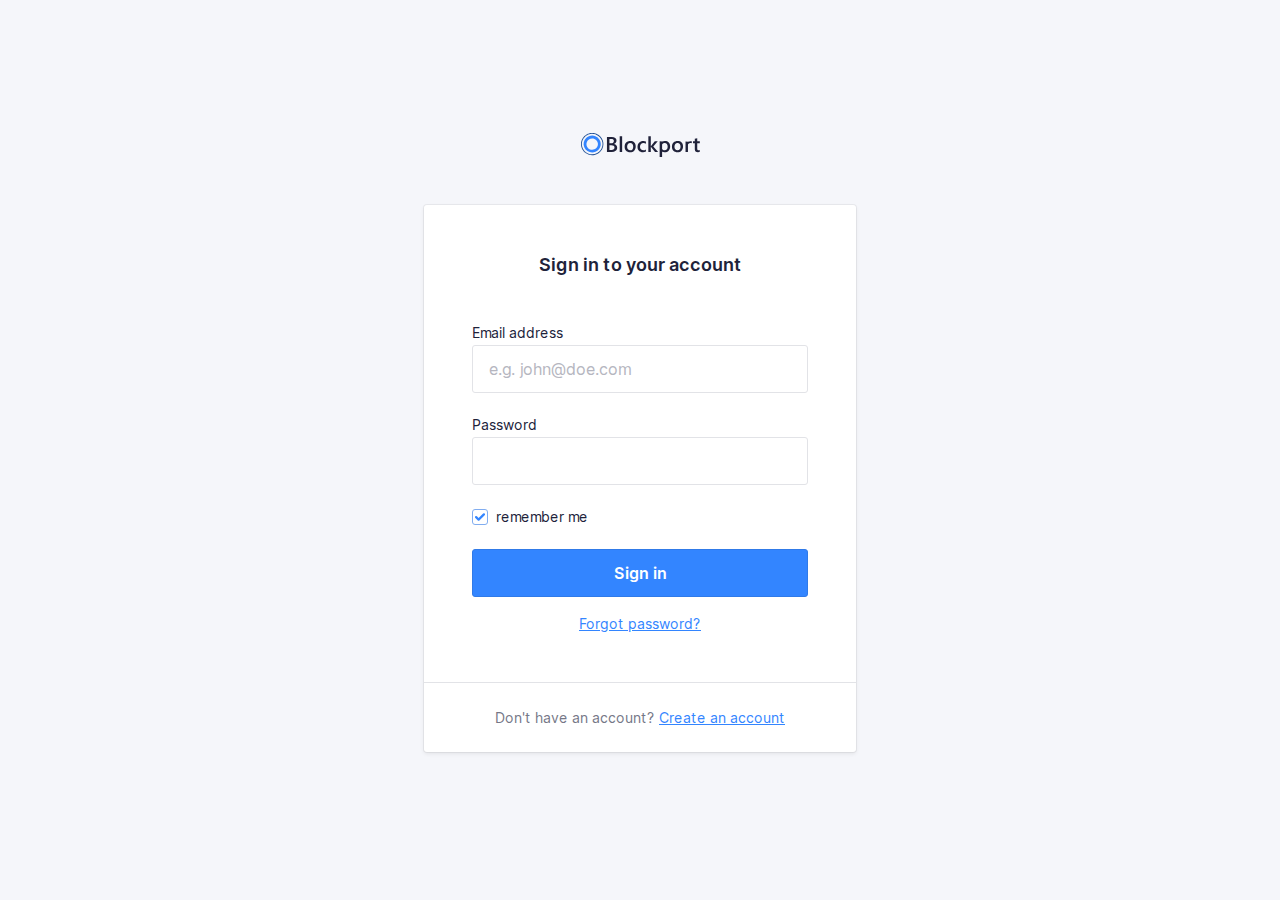
<file: index.html>
<!DOCTYPE html>
<html lang="en">
	<head>
		<meta charset="utf-8" />
		<meta http-equiv="x-ua-compatible" content="ie=edge" />
		<title>Blockport - Sign in</title>
		<meta name="description" content="This is my HTML5 boilerplate." />
		<meta name="viewport" content="width=device-width, initial-scale=1.0" />
		<meta name="theme-color" content="#e85e00" />

		<link rel="icon" href="favicon.svg" />
		<link rel="apple-touch-icon" href="apple-touch-icon.png" />
		<link rel="manifest" href="manifest.json" />

		<link rel="stylesheet" href="css/normalize.css" />
		<link rel="stylesheet" href="css/screen.css" />
	</head>

	<body>
		<section class="o-row o-row--lg o-row--login">
			<div class="o-container u-max-width-xs">
				<h1 class="c-logo">
					<svg
						class="c-logo__symbol"
						viewBox="0 0 119 24"
						xmlns="http://www.w3.org/2000/svg"
					>
						<title>Blockport</title>
						<path
							class="c-logo__path c-logo__path--1"
							d="M25.9496128,18.9917356 L25.9496128,4.04231406 L30.7396633,4.04231406 C32.19945,4.04231406 33.3560606,4.35834712 34.2094949,4.99041321 C35.0252057,5.55089835 35.5052521,6.4769114 35.4896465,7.4598347 C35.5056187,8.25676883 35.2485893,9.03557965 34.7604209,9.6694215 C34.2511175,10.3119823 33.5500641,10.7791057 32.7570539,11.0042975 L32.7570539,11.0459504 C33.6957957,11.1207168 34.5764055,11.5260387 35.2392256,12.1884297 C35.8602694,12.8310744 36.1707912,13.6667769 36.1707912,14.6955372 C36.1979832,15.9155062 35.6268682,17.0730015 34.6382155,17.8016529 C33.6205051,18.5950413 32.3363468,18.9917356 30.7857407,18.9917356 L25.9496128,18.9917356 Z M41.1511616,18.9918689 L38.6990404,18.9918689 L38.6990404,3.18727869 L41.1511616,3.18727869 L41.1511616,18.9918689 Z M49.1105387,19.2396694 C47.4477441,19.2396694 46.1195118,18.741157 45.1258418,17.7441322 C44.1321717,16.7471074 43.6360046,15.4247934 43.6373401,13.7771901 C43.6373401,11.9841322 44.1548767,10.5838017 45.1899495,9.57619833 C46.2250223,8.56859504 47.6200337,8.06479338 49.3749832,8.06479338 C51.0591469,8.06479338 52.3720202,8.55471073 53.3136027,9.53454547 C54.2551852,10.5143802 54.7226376,11.8730579 54.7159596,13.6105785 C54.7159596,15.313719 54.2091077,16.677686 53.195404,17.7024794 C52.1817003,18.7272727 50.8200787,19.2396694 49.1105387,19.2396694 Z M64.9231145,18.4998347 C63.986548,19.011405 62.9292595,19.2667693 61.8599663,19.2396694 C60.2572727,19.2396694 58.9657689,18.7444628 57.9854545,17.7540496 C57.0051402,16.7636364 56.5136477,15.4796694 56.5109764,13.9021488 C56.5109764,12.1434711 57.0385299,10.7312397 58.0936364,9.66545453 C59.1487429,8.59966942 60.5611166,8.0661157 62.3307576,8.06479338 C63.2258904,8.04636779 64.1144193,8.22027864 64.9351347,8.57454547 L64.9351347,10.8277686 C64.2490961,10.2941313 63.4035149,10.0011171 62.5310943,9.99471073 C61.5738178,9.96365776 60.6492491,10.3415166 59.9928283,11.0320661 C59.3330526,11.7236364 59.003165,12.6287603 59.003165,13.747438 C59.003165,14.8661157 59.3136869,15.7381818 59.9347306,16.3636364 C60.5557744,17.0023141 61.3891751,17.3216529 62.4349327,17.3216529 C63.3470917,17.3090469 64.2260005,16.9806241 64.9191077,16.3933884 L64.9191077,18.4998347 L64.9231145,18.4998347 Z M77.1256229,18.9918689 L74.0304209,18.9918689 L69.8393771,13.8605902 L69.7973064,13.8605902 L69.7973064,18.9918689 L67.3451852,18.9918689 L67.3451852,3.18727869 L69.7973064,3.18727869 L69.7973064,13.2039344 L69.8393771,13.2039344 L73.7980303,8.31462295 L76.7349663,8.31462295 L72.2814815,13.4718689 L77.1256229,18.9918689 Z M118.81569,18.8747107 C118.223016,19.1343064 117.578072,19.2557712 116.930522,19.2297521 C114.839007,19.2297521 113.793249,18.2380165 113.793249,16.2545455 L113.793249,10.2128926 L111.990219,10.2128926 L111.990219,8.31669423 L113.793249,8.31669423 L113.793249,5.84528927 L116.235354,5.15702479 L116.235354,8.31669423 L118.81569,8.31669423 L118.81569,10.2128926 L116.235354,10.2128926 L116.235354,15.5504132 C116.235354,16.1824793 116.351549,16.6340496 116.583939,16.905124 C116.81633,17.1761983 117.202312,17.3084298 117.741886,17.3018182 C118.130518,17.3099664 118.50999,17.1844984 118.81569,16.9467769 L118.81569,18.8647934 L118.81569,18.8747107 Z M109.678333,8.12826445 C110.052664,8.12904551 110.426384,8.1582218 110.796212,8.21553718 L110.796212,10.2961983 C110.392833,10.129817 109.958979,10.0480952 109.522071,10.0561983 C108.65244,10.0185786 107.815007,10.3854441 107.258266,11.0479339 C107.143588,11.1960713 107.043624,11.3548242 106.959764,11.5219835 L106.959764,18.9917356 L104.519663,18.9917356 L104.519663,8.37818184 L106.959764,8.66776859 L106.959764,8.67768594 C107.814579,8.30025824 108.742499,8.11272598 109.678333,8.12826445 Z M96.4320707,19.2396694 C94.7692761,19.2396694 93.4410438,18.741157 92.4473737,17.7441322 C91.4537037,16.7471074 90.9575366,15.4247934 90.9588721,13.7771901 C90.9588721,11.9841322 91.4764087,10.5838017 92.5114815,9.57619833 C93.5465543,8.56859504 94.9415657,8.06479338 96.6965152,8.06479338 C98.3806789,8.06479338 99.6935522,8.55471073 100.635135,9.53454547 C101.576717,10.5143802 102.04417,11.8730579 102.037492,13.6105785 C102.037492,15.313719 101.53064,16.677686 100.516936,17.7024794 C99.5032323,18.7272727 98.1416107,19.2396694 96.4320707,19.2396694 Z M87.7494781,9.53454547 C88.6883893,10.5157025 89.1578451,11.873719 89.1578451,13.608595 C89.1591806,15.3117355 88.6523287,16.6757025 87.6372896,17.7004959 C86.6222504,18.7252892 85.258625,19.2376859 83.5464141,19.2376859 C82.7065422,19.2489838 81.8737089,19.0847473 81.1023064,18.7557025 L81.1023064,23.8968595 L78.6622054,23.8968595 L78.6622054,8.31471073 L81.1023064,8.60429752 C81.9552279,8.23296681 82.8792553,8.04891403 83.8108586,8.06479338 C85.5017003,8.06479338 86.8145736,8.55471073 87.7494781,9.53454547 Z M96.5422559,9.99471073 C95.6726247,9.95709108 94.8351921,10.3239565 94.2784512,10.9864463 C93.7241864,11.6476033 93.4470539,12.5580165 93.4470539,13.7176859 C93.4470539,14.8363636 93.7275253,15.7170248 94.288468,16.3596694 C94.8529651,17.0028668 95.6823515,17.3568733 96.5422559,17.3216529 C97.5038721,17.3216529 98.2424466,17.0056198 98.7579798,16.3735537 C99.273513,15.7414876 99.5366216,14.8416529 99.5473064,13.6740496 C99.5473064,12.4998347 99.28954,11.5927273 98.7740067,10.9527273 C98.2584735,10.3127273 97.5145568,9.99338845 96.5422559,9.99471073 Z M28.4438047,6.03570248 L28.4438047,10.286281 L30.0645286,10.286281 C30.9353255,10.286281 31.6178058,10.0833058 32.1119697,9.67735538 C32.6061335,9.27140494 32.8532155,8.69619836 32.8532155,7.95173555 C32.8532155,6.67305785 31.9897643,6.03371902 30.262862,6.03371902 L28.4418013,6.03371902 L28.4438047,6.03570248 Z M28.4438047,12.2796694 L28.4438047,17.0082644 L30.5813973,17.0082644 C31.5163019,17.0082644 32.237514,16.7947108 32.7450337,16.3676033 C33.2602043,15.9259125 33.5416601,15.2742418 33.5083165,14.6003306 C33.5083165,13.0505785 32.4238271,12.2757025 30.2548485,12.2757025 L28.4518182,12.2757025 L28.4438047,12.2796694 Z M49.226734,9.99471073 C48.3571028,9.95709108 47.5196702,10.3239565 46.9629293,10.9864463 C46.4086646,11.6476033 46.131532,12.5580165 46.131532,13.7176859 C46.131532,14.8363636 46.4120034,15.7170248 46.9729461,16.3596694 C47.5370578,17.0036033 48.3664998,17.3583638 49.226734,17.3236364 C50.1883502,17.3236364 50.9269247,17.0076033 51.4424579,16.3755372 C51.9579912,15.7434711 52.2157576,14.8436364 52.2157576,13.6760331 C52.2157576,12.5018182 51.9579912,11.5947107 51.4424579,10.9547107 C50.9269247,10.3147108 50.1883502,9.99471073 49.226734,9.99471073 Z M85.8803367,16.3735537 C86.3958699,15.738843 86.6543043,14.8390083 86.6556397,13.6740496 C86.6556397,12.4985124 86.3978733,11.591405 85.8823401,10.9527273 C85.3668068,10.3140496 84.6282323,9.99471073 83.6666162,9.99471073 C82.796985,9.95709108 81.9595523,10.3239565 81.4028114,10.9864463 C81.2895823,11.124335 81.1896456,11.2724196 81.1043098,11.4287603 L81.1043098,15.9153719 C81.6149937,16.8312057 82.6094895,17.3774459 83.6646128,17.3216529 C84.626229,17.3216529 85.3648035,17.0056198 85.8803367,16.3735537 Z"
						></path>
						<path
							class="c-logo__path c-logo__path--2"
							d="M11.1988215,19.5867769 C7.72899435,19.5891833 4.59940205,17.5218316 3.26949789,14.3488101 C1.93959376,11.1757885 2.67130845,7.5220381 5.12341434,5.09144786 C7.57552021,2.66085764 11.2650639,1.93214337 14.4714645,3.24513351 C17.6778651,4.55812363 19.7696074,7.65421885 19.771229,11.0895868 C19.7679239,15.7772288 15.9334776,19.5780304 11.1988215,19.5867769 Z M11.1988215,5.38314051 C8.86509736,5.38073339 6.75988968,6.77093308 5.86550131,8.90506387 C4.97111293,11.0391947 5.46382249,13.496632 7.11372873,15.1307206 C8.76363496,16.7648092 11.2455511,17.2534798 13.4013998,16.3687158 C15.5572486,15.4839518 16.962125,13.4001349 16.9605051,11.0895868 C16.9572,7.93949107 14.3805102,5.38572999 11.1988215,5.37917355 L11.1988215,5.38314051 Z"
						></path>
						<path
							class="c-logo__path c-logo__path--3"
							d="M21.2917845,15.8796694 C21.3118182,15.8380165 21.3358586,15.8023141 21.3558923,15.7606612 C22.6443671,13.0744887 22.7786498,9.98607785 21.7280964,7.20021549 C20.6775431,4.41435317 18.5317957,2.16875244 15.7805219,0.975867769 L15.7805219,0.96 C15.6683333,0.910413222 15.5541414,0.874710744 15.4419529,0.82909091 C15.2937037,0.767603308 15.1434512,0.710082645 14.9931987,0.656528927 C14.792862,0.583140496 14.5925253,0.517685949 14.378165,0.458181816 C14.2319192,0.414545453 14.0856734,0.374876033 13.9394276,0.337190082 C13.7203928,0.281652893 13.501358,0.23338843 13.2823232,0.192396694 C13.1480976,0.16661157 13.0138721,0.144793388 12.8816498,0.124958678 C12.6546016,0.0905785125 12.4275533,0.0634710744 12.2005051,0.0436363637 C12.0762963,0.0337190082 11.9500842,0.0238016529 11.8258754,0.0178512397 C11.5881425,0.00462809917 11.3510774,-0.000661157024 11.1146801,0.00198347107 C10.988468,0.00198347107 10.8622559,0.00198347107 10.7380471,0.0119008265 C10.5076599,0.0218181818 10.2792761,0.0376859504 10.0528956,0.0614876034 C9.9146633,0.0753719009 9.77843434,0.0932231406 9.64220539,0.113057851 C9.44186869,0.142809918 9.22350168,0.176528926 9.01715488,0.218181818 C8.86089226,0.249917356 8.70462963,0.283636364 8.548367,0.321322314 C8.39210438,0.359008265 8.18575758,0.412561983 8.00745791,0.466115701 C7.82915825,0.519669423 7.65286195,0.577190081 7.47656566,0.638677688 C7.30026936,0.70016529 7.17405724,0.747768594 7.02580808,0.807272727 C6.82547138,0.884628098 6.63715488,0.969917355 6.44483165,1.05719008 C6.31861953,1.11471074 6.19441077,1.17421488 6.07220539,1.23768595 C5.87186869,1.34082644 5.67153199,1.45190082 5.47119529,1.56694215 C5.36301347,1.63041322 5.25683502,1.69586777 5.15065657,1.76528926 C4.95165543,1.89752066 4.75666107,2.02975207 4.5656734,2.16198347 C4.46416949,2.23603306 4.36400114,2.31140496 4.26516835,2.38809918 C4.07952302,2.52958678 3.89721661,2.67834711 3.71824916,2.83438017 C3.61607744,2.92363636 3.51791246,3.0168595 3.41774411,3.11008265 C3.25747475,3.26347108 3.10121212,3.42214876 2.94895623,3.5861157 C2.84678451,3.69719008 2.74861953,3.81024794 2.64845118,3.92528926 C2.51021886,4.08793389 2.37599327,4.25454547 2.24777778,4.42512397 C2.15161616,4.55206611 2.05946128,4.68099175 1.96930976,4.82181816 C1.90119529,4.92099175 1.82506734,5.0201653 1.75895623,5.11537188 C1.69284512,5.2105785 1.65878788,5.29190081 1.60670034,5.37917355 C1.53457912,5.49818184 1.46446128,5.61917355 1.40636364,5.74214876 C1.28415825,5.96231406 1.16796296,6.18446282 1.06178451,6.40859504 C1.02372054,6.44826445 0.995673401,6.49586778 0.981649832,6.54148761 C0.967626263,6.58710744 0.939579125,6.65454547 0.915538721,6.71008265 C0.808692479,6.95471075 0.711863077,7.20132232 0.625050505,7.44991735 C0.588989899,7.55438018 0.55426487,7.65884298 0.520875421,7.76330577 C0.444747475,8.00528927 0.377968575,8.24793388 0.320538721,8.49123966 C0.291156005,8.61157023 0.263776655,8.73190084 0.238400673,8.85223141 C0.191655443,9.07966942 0.152255892,9.30710742 0.12020202,9.53454547 C0.10016835,9.67338842 0.0821380471,9.81024795 0.0681144781,9.9490909 C0.0460774411,10.1613223 0.0320538721,10.3715703 0.022037037,10.5838017 C0.022037037,10.7365289 0.010016835,10.8872727 0.010016835,11.04 C0.010016835,11.2383471 0.010016835,11.4366942 0.026043771,11.6350413 C0.026043771,11.7917356 0.0440740741,11.9484297 0.0580976431,12.105124 C0.0761279461,12.3034711 0.104175084,12.5018182 0.132222222,12.7001653 C0.146245791,12.8429752 0.18030303,13.0036364 0.2003367,13.1543802 C0.238400673,13.3527273 0.286481481,13.5510744 0.336565657,13.7494215 C0.380639731,13.8961983 0.406683502,14.0330579 0.446750842,14.1758678 C0.506851852,14.3742149 0.576969697,14.5844628 0.647087542,14.7867769 C0.693164983,14.9157025 0.739242424,15.0446281 0.789326599,15.1715703 C0.871464646,15.3699174 0.963619529,15.5801653 1.05777778,15.7804959 C1.11387205,15.8995041 1.16996633,16.0185124 1.23006734,16.1355372 C1.33223906,16.3338843 1.44242424,16.5322314 1.55461279,16.7166942 C1.62473064,16.8357025 1.69484848,16.9527273 1.76897306,17.0677686 C1.88316498,17.2442975 2.00537037,17.4168595 2.12957912,17.587438 C2.21973064,17.7123967 2.31188552,17.8353719 2.40804714,17.9563636 C2.50420875,18.0773554 2.65646465,18.2519008 2.78468013,18.3966942 C2.91289562,18.5414876 3.02308081,18.6644628 3.14929293,18.7933884 C3.27550505,18.9223141 3.3876936,19.027438 3.51190236,19.1424794 C3.63611111,19.2575206 3.81841751,19.4241322 3.98069024,19.5590082 C4.09287879,19.6522314 4.20907407,19.7434711 4.32727273,19.8327273 C4.50957912,19.9735537 4.69388889,20.1084297 4.88621212,20.2294215 C4.9362963,20.2631405 4.98037037,20.3008265 5.03045455,20.3345455 C7.52290169,21.989742 10.5859073,22.5756212 13.5217147,21.9587191 C16.4575222,21.3418171 19.0161165,19.5746694 20.6146465,17.0598347 L20.6266667,17.0598347 C20.6647306,17.0003306 20.6947811,16.9368595 20.7328451,16.8753719 C20.8149832,16.7424794 20.8911111,16.6036364 20.9692424,16.4647934 C21.0854377,16.2763636 21.1936195,16.08 21.2917845,15.8796694 Z M6.96771044,20.4198347 C6.40765296,20.1694737 5.87129224,19.8701033 5.36501684,19.5252893 C5.18671717,19.4042975 5.01442761,19.2773554 4.84614478,19.1464463 C4.73996633,19.065124 4.63378788,18.9818182 4.53161616,18.8965289 C4.38136364,18.7715703 4.23912458,18.6406612 4.09888889,18.5097521 C3.9586532,18.378843 3.87451178,18.2995041 3.76632997,18.1884297 C3.65814815,18.0773554 3.53794613,17.9444628 3.42976431,17.8214876 C3.32158249,17.6985124 3.19737374,17.5557025 3.08718855,17.4247934 C2.97700337,17.2938843 2.91489899,17.1986777 2.83075758,17.0836364 C2.71656566,16.9249587 2.60237374,16.766281 2.49819865,16.6036364 C2.43008418,16.4965289 2.36597643,16.3894215 2.29786195,16.2803306 C2.19368687,16.1038017 2.09752525,15.9252893 1.9973569,15.7447934 C1.94126263,15.6376859 1.89117845,15.528595 1.83909091,15.4195041 C1.7609596,15.2231405 1.67681818,15.0386777 1.60069024,14.8482644 C1.55461279,14.7332231 1.51454545,14.6161983 1.47247475,14.501157 C1.40436027,14.3127273 1.34025253,14.1242975 1.28415825,13.9319008 C1.24609428,13.8029752 1.2140404,13.6760331 1.18198653,13.5490909 C1.13590909,13.3626446 1.09183502,13.1761983 1.05577441,12.9897521 C1.02973064,12.8429752 1.0076936,12.7140496 0.981649832,12.5771901 C0.953602694,12.3927273 0.92956229,12.2082644 0.911531987,12.0218182 C0.897508418,11.8809918 0.889494949,11.7401653 0.881481481,11.5993388 C0.881481481,11.4109091 0.865454545,11.2224794 0.865454545,11.0340496 C0.865454545,10.8971901 0.865454545,10.7603306 0.877474747,10.6254545 C0.877474747,10.4271074 0.899511785,10.2287603 0.919545455,10.0304132 C0.931565657,9.90743803 0.94959596,9.78247936 0.965622896,9.65950414 C0.995673401,9.44528927 1.03173401,9.23107436 1.07580808,9.01884299 C1.09784512,8.91173555 1.12188552,8.80462812 1.14792929,8.69950414 C1.20402357,8.47074382 1.27080247,8.24330577 1.34826599,8.01719009 C1.37764871,7.9246281 1.408367,7.83206612 1.44042088,7.73950414 C1.52189113,7.50545453 1.61204265,7.2740496 1.71087542,7.04528927 C1.75094276,6.95206611 1.7910101,6.86082645 1.83508418,6.76958679 C1.93525253,6.55537188 2.03542088,6.3490909 2.15762626,6.14479338 C2.21973064,6.03570248 2.27983165,5.92661158 2.34594276,5.81752064 C2.45412458,5.63900825 2.5683165,5.46644628 2.68651515,5.29586778 C2.7686532,5.17685949 2.85279461,5.0598347 2.93893939,4.94479338 C3.06047699,4.7847934 3.18602133,4.62876031 3.31557239,4.47669423 C3.40505612,4.36826447 3.49520763,4.26710742 3.58602694,4.17322312 C3.73026936,4.01983471 3.87718294,3.86842975 4.02676768,3.71900826 C4.11491582,3.63438017 4.20506734,3.55173554 4.29722222,3.47107438 C4.46016275,3.32694215 4.62710998,3.18809917 4.79806397,3.05454545 C4.88754769,2.98446281 4.978367,2.91834711 5.07052189,2.85619835 C5.24815375,2.72396694 5.42912458,2.60099173 5.61343434,2.48727273 C5.71093152,2.42512397 5.80909651,2.36561983 5.90792929,2.30876033 C6.09090349,2.20165289 6.27654882,2.09983471 6.46486532,2.00330579 C6.57705387,1.94644628 6.69057799,1.89157025 6.80543771,1.83867769 C6.98306957,1.75669422 7.16203704,1.67933884 7.34234007,1.60661157 C7.47589785,1.55239669 7.61413018,1.50082645 7.75703704,1.45190082 C7.91864196,1.39504132 8.08225029,1.34214876 8.24786195,1.29322314 C8.41347361,1.24429752 8.57975307,1.2 8.74670034,1.16033058 C8.8896072,1.12595041 9.03318182,1.09421488 9.17742424,1.06512397 C9.36841191,1.02677686 9.56073514,0.994380165 9.75439394,0.967933885 C9.87993826,0.950743802 10.0061504,0.934876033 10.1330303,0.920330577 C10.3440516,0.899173554 10.5557407,0.883966942 10.7680976,0.874710744 L11.1126768,0.874710744 C11.3317116,0.874710744 11.5514141,0.880000001 11.7717845,0.890578513 L12.1143603,0.914380167 C12.3307239,0.932892563 12.5464197,0.958677687 12.7614478,0.991735538 C12.8829854,1.01024793 13.004523,1.0307438 13.1260606,1.05322314 C13.330404,1.09157025 13.5347475,1.13652893 13.7390909,1.18809918 C13.8713131,1.22181818 14.0035354,1.25752066 14.1397643,1.29719008 C14.3320875,1.35404959 14.523743,1.41619835 14.7147306,1.48363636 C14.8509596,1.53322314 14.9851852,1.58479339 15.115404,1.64033058 C17.755199,2.69780719 19.8336285,4.79210648 20.8551251,7.42387715 C21.8766218,10.0556478 21.7496417,12.9890377 20.5044613,15.5246281 C20.4123064,15.7229752 20.3041246,15.8975206 20.207963,16.08 C20.1378451,16.2029752 20.0697306,16.3279339 19.9956061,16.4489256 C17.2731751,20.8198837 11.7011151,22.517402 6.96771044,20.4178512 L6.96771044,20.4198347 Z"
						></path>
					</svg>
				</h1>
				<form class="c-card" action="#">
					<div class="c-card__body">
						<h2 class="c-card__title">Sign in to your account</h2>
						<p class="c-form-field">
							<label class="c-label" for="username"> Email address </label>
							<input
								class="c-input"
								type="email"
								name="username"
								id="username"
								placeholder="e.g. john@doe.com"
								required
							/>
						</p>
						<p class="c-form-field">
							<label class="c-label" for="password"> Password </label>
							<input
								class="c-input"
								type="password"
								name="password"
								id="password"
								required
							/>
						</p>
						<p class="c-form-field c-form-field--option">
							<input
								class="c-option c-option--hidden o-hide-accessible"
								type="checkbox"
								id="checkbox1"
								checked
							/>
							<label
								class="c-label c-label--option c-custom-option"
								for="checkbox1"
							>
								<span
									class="c-custom-option__fake-input c-custom-option__fake-input--checkbox"
								>
									<svg
										class="c-custom-option__symbol"
										xmlns="http://www.w3.org/2000/svg"
										viewBox="0 0 9 6.75"
									>
										<path
											d="M4.75,9.5a1,1,0,0,1-.707-.293l-2.25-2.25A1,1,0,1,1,3.207,5.543L4.75,7.086,8.793,3.043a1,1,0,0,1,1.414,1.414l-4.75,4.75A1,1,0,0,1,4.75,9.5"
											transform="translate(-1.5 -2.75)"
										/>
									</svg>
								</span>
								remember me
							</label>
						</p>
						<p class="u-mb-md">
							<!-- Input type button
                                <input type="submit" class="o-button-reset c-button" value="Sign in"/>
                            -->
							<!-- Button -->
							<button type="submit" class="o-button-reset c-button">
								Sign in
							</button>
						</p>
						<p class="u-text-sm u-align-text-center">
							<a href="#!"> Forgot password? </a>
						</p>
					</div>
					<div class="c-card__footer">
						<p class="u-align-text-center u-text-sm u-color-neutral-dark">
							Don't have an account? <a href="#">Create an account</a>
						</p>
					</div>
				</form>
			</div>
		</section>
	</body>
</html>
</file>
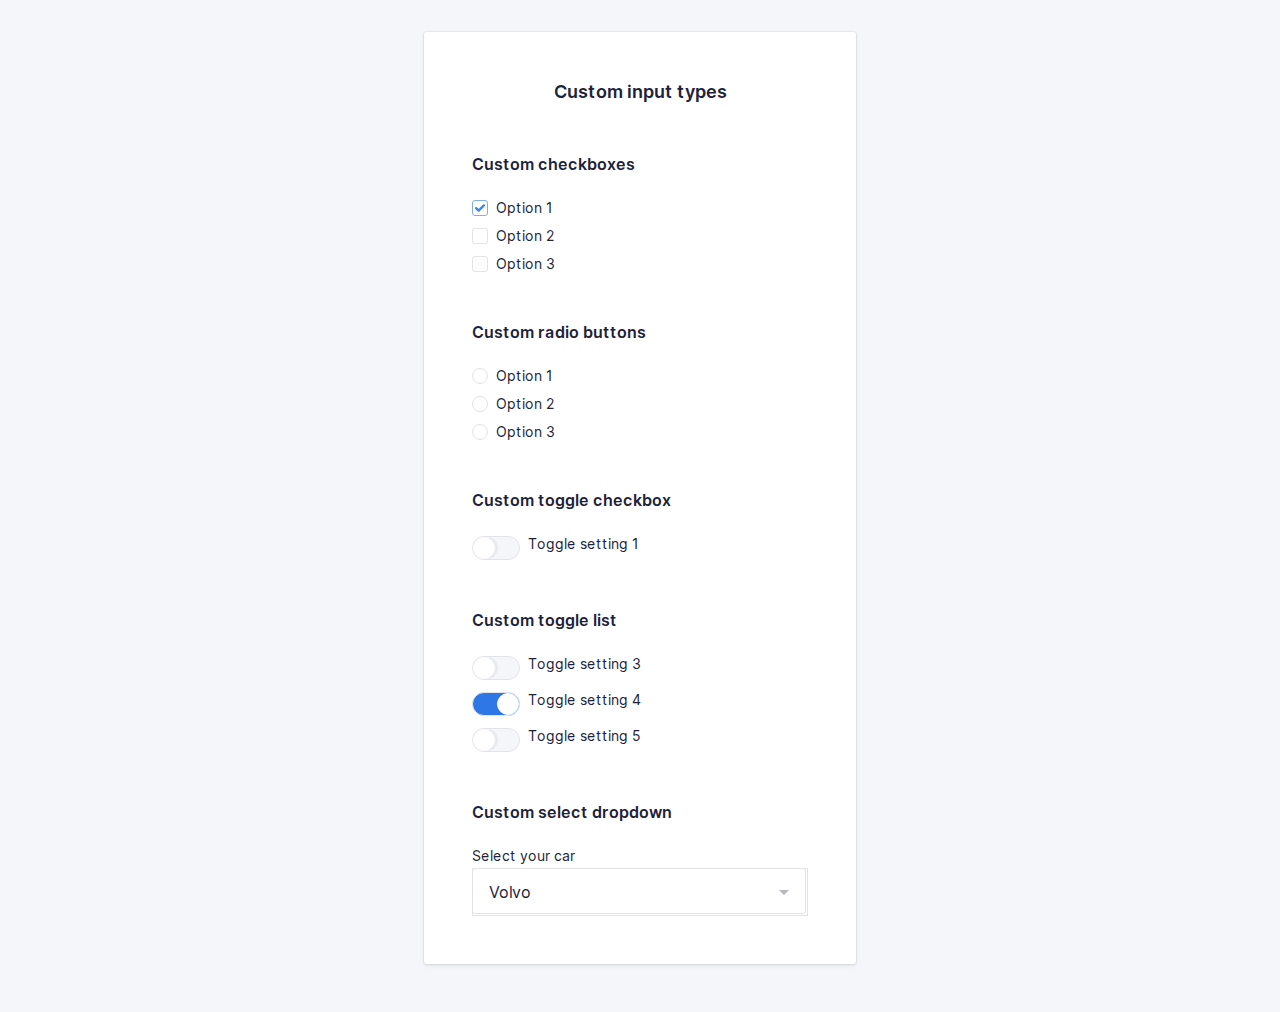
<file: inputs.html>
<!DOCTYPE html>
<html lang="en">
	<head>
		<meta charset="utf-8" />
		<meta http-equiv="x-ua-compatible" content="ie=edge" />
		<title>Blockport - Custom input types</title>
		<meta name="description" content="This is my HTML5 boilerplate." />
		<meta name="viewport" content="width=device-width, initial-scale=1.0" />
		<meta name="msapplication-TileColor" content="#3385FF" />
		<meta name="theme-color" content="#3385FF" />

		<link rel="apple-touch-icon" sizes="180x180" href="apple-touch-icon.png" />
		<link rel="icon" type="image/png" sizes="32x32" href="favicon-32x32.png" />
		<link rel="icon" type="image/png" sizes="16x16" href="favicon-16x16.png" />
		<link rel="manifest" href="site.webmanifest" />
		<link rel="mask-icon" href="safari-pinned-tab.svg" color="#3385FF" />

		<link rel="stylesheet" href="css/normalize.css" />
		<link rel="stylesheet" href="css/screen.css" />
		<script type="text/javascript">
			function togglePassword() {
				var passwordInput = document.querySelector('.js-password-input');

				if (passwordInput.type === 'password') {
					passwordInput.type = 'text';
				} else {
					passwordInput.type = 'password';
				}
			}
		</script>
	</head>
	<body>
		<section class="o-row o-row--lg o-row--login o-row--beta">
			<div class="o-container u-max-width-xs">
				<form class="c-card" action="#">
					<div class="c-card__body">
						<h2 class="c-card__title">Custom input types</h2>
						<div class="o-section">
							<!-- Custom checkboxes -->
							<h5>Custom checkboxes</h5>
							<ul class="o-list c-option-list">
								<li
									class="c-form-field c-form-field--option c-option-list__item"
								>
									<input
										class="c-option c-option--hidden o-hide-accessible"
										type="checkbox"
										id="checkbox1"
										checked
									/>
									<label
										class="c-label c-label--option c-custom-option"
										for="checkbox1"
									>
										<span
											class="c-custom-option__fake-input c-custom-option__fake-input--checkbox"
										>
											<svg
												class="c-custom-option__symbol"
												xmlns="http://www.w3.org/2000/svg"
												viewBox="0 0 9 6.75"
											>
												<path
													d="M4.75,9.5a1,1,0,0,1-.707-.293l-2.25-2.25A1,1,0,1,1,3.207,5.543L4.75,7.086,8.793,3.043a1,1,0,0,1,1.414,1.414l-4.75,4.75A1,1,0,0,1,4.75,9.5"
													transform="translate(-1.5 -2.75)"
												/>
											</svg>
										</span>
										Option 1
									</label>
								</li>
								<li
									class="c-form-field c-form-field--option c-option-list__item"
								>
									<input
										class="c-option c-option--hidden o-hide-accessible"
										type="checkbox"
										id="checkbox2"
									/>
									<label
										class="c-label c-label--option c-custom-option"
										for="checkbox2"
									>
										<span
											class="c-custom-option__fake-input c-custom-option__fake-input--checkbox"
										>
											<svg
												class="c-custom-option__symbol"
												xmlns="http://www.w3.org/2000/svg"
												viewBox="0 0 9 6.75"
											>
												<path
													d="M4.75,9.5a1,1,0,0,1-.707-.293l-2.25-2.25A1,1,0,1,1,3.207,5.543L4.75,7.086,8.793,3.043a1,1,0,0,1,1.414,1.414l-4.75,4.75A1,1,0,0,1,4.75,9.5"
													transform="translate(-1.5 -2.75)"
												/>
											</svg>
										</span>
										Option 2
									</label>
								</li>
								<li
									class="c-form-field c-form-field--option c-option-list__item"
								>
									<input
										class="c-option c-option--hidden o-hide-accessible"
										type="checkbox"
										id="checkbox3"
									/>
									<label
										class="c-label c-label--option c-custom-option"
										for="checkbox3"
									>
										<span
											class="c-custom-option__fake-input c-custom-option__fake-input--checkbox"
										>
											<svg
												class="c-custom-option__symbol"
												xmlns="http://www.w3.org/2000/svg"
												viewBox="0 0 9 6.75"
											>
												<path
													d="M4.75,9.5a1,1,0,0,1-.707-.293l-2.25-2.25A1,1,0,1,1,3.207,5.543L4.75,7.086,8.793,3.043a1,1,0,0,1,1.414,1.414l-4.75,4.75A1,1,0,0,1,4.75,9.5"
													transform="translate(-1.5 -2.75)"
												/>
											</svg>
										</span>
										Option 3
									</label>
								</li>
							</ul>
						</div>
						<div class="o-section">
							<!-- Custom radio buttons -->
							<h5>Custom radio buttons</h5>
							<ul class="o-list c-option-list">
								<li
									class="c-form-field c-form-field--option c-option-list__item"
								>
									<input
										class="c-option c-option--hidden o-hide-accessible"
										type="radio"
										name="radios"
										id="radio1"
									/>
									<label
										class="c-label c-label--option c-custom-option"
										for="radio1"
									>
										<span
											class="c-custom-option__fake-input c-custom-option__fake-input--radio"
										>
											<span class="c-custom-option__symbol"></span>
										</span>
										Option 1
									</label>
								</li>
								<li
									class="c-form-field c-form-field--option c-option-list__item"
								>
									<input
										class="c-option c-option--hidden o-hide-accessible"
										type="radio"
										name="radios"
										id="radio2"
									/>
									<label
										class="c-label c-label--option c-custom-option"
										for="radio2"
									>
										<span
											class="c-custom-option__fake-input c-custom-option__fake-input--radio"
										>
											<span class="c-custom-option__symbol"></span>
										</span>
										Option 2
									</label>
								</li>
								<li
									class="c-form-field c-form-field--option c-option-list__item"
								>
									<input
										class="c-option c-option--hidden o-hide-accessible"
										type="radio"
										name="radios"
										id="radio3"
									/>
									<label
										class="c-label c-label--option c-custom-option"
										for="radio3"
									>
										<span
											class="c-custom-option__fake-input c-custom-option__fake-input--radio"
										>
											<span class="c-custom-option__symbol"></span>
										</span>
										Option 3
									</label>
								</li>
							</ul>
						</div>
						<div class="o-section">
							<!-- Custom toggle checkboxes -->
							<h5>Custom toggle checkbox</h5>
							<p
								class="c-form-field c-toggle__label--inverted c-form-field--option"
							>
								<input
									class="c-option c-option--hidden o-hide-accessible"
									type="checkbox"
									id="toggle1"
								/>
								<label
									class="c-label c-label--option c-custom-toggle"
									for="toggle1"
								>
									<span class="c-custom-toggle__fake-input"> </span>
									Toggle setting 1
								</label>
							</p>
						</div>
						<div class="o-section">
							<h5>Custom toggle list</h5>
							<ul class="o-list c-toggle-list">
								<li
									class="c-form-field c-toggle__label--inverted c-form-field--option c-toggle-list__item"
								>
									<input
										class="c-option c-option--hidden o-hide-accessible"
										type="checkbox"
										id="toggle3"
									/>
									<label
										class="c-label c-label--option c-custom-toggle c-custom-toggle--inverted"
										for="toggle3"
									>
										<span class="c-custom-toggle__fake-input"> </span>
										Toggle setting 3
									</label>
								</li>
								<li
									class="c-form-field c-toggle__label--inverted c-form-field--option c-toggle-list__item"
								>
									<input
										class="c-option c-option--hidden o-hide-accessible"
										type="checkbox"
										id="toggle4"
										checked
									/>
									<label
										class="c-label c-label--option c-custom-toggle c-custom-toggle--inverted"
										for="toggle4"
									>
										<span class="c-custom-toggle__fake-input"> </span>
										Toggle setting 4
									</label>
								</li>
								<li
									class="c-form-field c-toggle__label--inverted c-form-field--option c-toggle-list__item"
								>
									<input
										class="c-option c-option--hidden o-hide-accessible"
										type="checkbox"
										id="toggle5"
									/>
									<label
										class="c-label c-label--option c-custom-toggle c-custom-toggle--inverted"
										for="toggle5"
									>
										<span class="c-custom-toggle__fake-input"> </span>
										Toggle setting 5
									</label>
								</li>
							</ul>
						</div>
						<div class="o-section">
							<!-- Custom select -->
							<h5>Custom select dropdown</h5>
							<p class="c-form-field">
								<label class="c-label" for="select1"> Select your car </label>
								<span class="c-custom-select">
									<select
										class="c-input c-custom-select__input o-hide-accessible"
										class=""
										name="select1"
										id="select1"
									>
										<option value="volvo">Volvo</option>
										<option value="saab">Saab</option>
										<option value="mercedes">Mercedes</option>
										<option value="audi">Audi</option>
									</select>
									<svg
										class="c-custom-select__symbol"
										xmlns="http://www.w3.org/2000/svg"
										viewBox="0 0 24 24"
									>
										<path d="M7,10l5,5,5-5Z" />
									</svg>
								</span>
							</p>
						</div>
					</div>
				</form>
			</div>
		</section>
	</body>
</html>
</file>
<file: css/screen.css>
/*------------------------------------*\
#FONTS
\*------------------------------------*/

@font-face {
	font-family: 'Inter Web';
	font-weight: 400;
	src: url('../fonts/Inter-Regular.woff2') format('woff2');
}

@font-face {
	font-family: 'Inter Web';
	font-weight: 600;
	src: url('../fonts/Inter-SemiBold.woff2') format('woff2');
}

/*------------------------------------*\
#Variables
\*------------------------------------*/

:root {
	/* colors */
	--global-color-alpha-h: 216deg;
	--global-color-alpha-s: 100%;
	--global-color-alpha-l: 60%;
	--global-color-alpha-hsl: var(--global-color-alpha-h)
		var(--global-color-alpha-s) var(--global-color-alpha-l);
	--global-color-alpha: hsl(var(--global-color-alpha-hsl));
	--global-color-alpha-light: hsl(var(--global-color-alpha-h) 100% 65%);
	--global-color-alpha-dark: hsl(var(--global-color-alpha-h) 80% 55%);
	--global-color-alpha-x-dark: hsl(var(--global-color-alpha-h) 65% 35%);
	--global-color-alpha-transparent: hsl(var(--global-color-alpha-hsl) / 0.75);
	--global-color-alpha-x-transparent: hsl(var(--global-color-alpha-hsl) / 0.3);

	--global-color-neutral-xxxx-light: #f5f6fa;
	--global-color-neutral-xxx-light: #e2e3e7;
	--global-color-neutral-xx-light: #caccd4;
	--global-color-neutral-x-light: #b5b6c0;
	--global-color-neutral-light: #a0a1ad;
	--global-color-neutral: #8b8c9a;
	--global-color-neutral-dark: #757787;
	--global-color-neutral-x-dark: #606274;
	--global-color-neutral-xx-dark: #4b4c60;
	--global-color-neutral-xxx-dark: #35374d;
	--global-color-neutral-xxxx-dark: #20223a;

	/* border stuff */
	--global-borderRadius: 3px;
	--global-borderWidth: 1px;

	/* transitions */
	--global-transitionTiming-alpha: 0.1s ease-out;

	/* Baseline settings */
	--global-baseline: 8px;
	--global-whitespace: calc(var(--global-baseline) * 3);
	/* = 24px */

	--global-whitespace-xs: calc(var(--global-baseline) / 2);
	/* = 4px */
	--global-whitespace-sm: calc(var(--global-baseline) * 1);
	/*  = 8px */
	--global-whitespace-md: calc(var(--global-baseline) * 2);
	/*  = 16px */
	--global-whitespace-lg: calc(var(--global-baseline) * 4);
	/*  = 32px */
	--global-whitespace-xl: calc(var(--global-whitespace) * 2);
	/*  = 48px */
	--global-whitespace-xxl: calc(var(--global-whitespace) * 3);
	/*  = 72px */

	--global-input-backgroundColor: White;
	--global-input-color: var(--global-color-neutral-xxxx-dark);
	--global-input-borderColor: var(--global-color-neutral-xxx-light);
	--global-input-hover-borderColor: var(--global-color-neutral-xx-light);
	--global-input-focus-borderColor: var(--global-color-alpha);
	--global-input-boxShadow: 0 0 0 3px var(--global-color-alpha-x-transparent);
	--global-border-focus: 3px solid rgba(51, 133, 255, 0.2);
	--global-border-dark: 1px solid #35374d;
	--global-border-checked: 1px solid #81adf0;
	--global-color-white: #ffffff;
	--card__backgroundColor: #fff;
	---card-title--color: var(--global-color-neutral-xxxx-dark);
}

:root {
	--global-page-color: var(--global-color-neutral-xxxx-dark);
	--global-page-backgroundColor: var(--global-color-neutral-xxxx-light);
}

@media (prefers-color-scheme: dark) {
	:root {
		--global-page-color: White;
		--global-page-backgroundColor: var(--global-color-neutral-xxxx-dark);
	}
}

@media (prefers-color-scheme: dark) {
	.c-logo {
		--logo__path--1--fill: White;
		--logo__path--2--fill: var(--logo__path--1--fill);
		--logo__path--3--fill: var(--logo__path--1--fill);
	}
}
@media (prefers-color-scheme: dark) {
	.c-card {
		--card__backgroundColor: var(--global-color-neutral-xxx-dark);
		--card__color: var(--global-color-neutral-x-light);
		--card__borderColor: var(--global-color-neutral-xxx-dark);
	}
	.c-card__title {
		--card-title--color: var(--global-color-white);
	}
}
@media (prefers-color-scheme: dark) {
	.c-input {
		--global-input-backgroundColor: var(--global-color-neutral-xxxx-dark);
		--global-input-color: var(--global-color-neutral-x-light);
		--global-input-borderColor: var(--global-color-neutral-xxx-dark);
	}
}

html {
	color: var(--global-page-color);
	background-color: var(--global-page-backgroundColor);
}

/*------------------------------------*\
#GENERIC
\*------------------------------------*/

/*
    Generic: Page
    ---
    Global page styles + universal box-sizing:
*/

html {
	line-height: 1.5;
	font-family: 'Inter Web', Helvetica, arial, sans-serif;
	box-sizing: border-box;
	-webkit-font-smoothing: antialiased;
	-moz-osx-font-smoothing: grayscale;
}

*,
*:before,
*:after {
	box-sizing: inherit;
}

/*
* Remove text-shadow in selection highlight:
* https://twitter.com/miketaylr/status/12228805301
*
* Customize the background color to match your design.
*/

::selection {
	background: var(--global-color-alpha);
	color: white;
	text-shadow: none;
}

/*------------------------------------*\
#Elements
\*------------------------------------*/

/*
Elements: Images
---
Default markup for images to make them responsive
*/

img {
	max-width: 100%;
	vertical-align: top;
}

/*
    Elements: typography
    ---
    Default markup for typographic elements
*/

h1,
h2,
h3 {
	font-weight: 700;
}

h1 {
	font-size: 36px;
	line-height: calc(var(--global-baseline) * 6);
	margin: 0 0 var(--global-whitespace);
}

h2 {
	font-size: 32px;
	line-height: calc(var(--global-baseline) * 5);
	margin: 0 0 var(--global-whitespace);
}

h3 {
	font-size: 26px;
	line-height: calc(var(--global-baseline) * 4);
	margin: 0 0 var(--global-whitespace);
}

h4,
h5,
h6 {
	font-size: 16px;
	font-weight: 600;
	line-height: calc(var(--global-baseline) * 3);
	margin: 0 0 var(--global-whitespace);
}

p,
ol,
ul,
dl,
table,
address,
figure {
	margin: 0 0 var(--global-whitespace);
}

ul,
ol {
	padding-left: var(--global-whitespace);
}

li ul,
li ol {
	margin-bottom: 0;
}

blockquote {
	font-style: normal;
	font-size: 23px;
	line-height: calc(var(--global-baseline) * 6);
	margin: 0 0 var(--global-whitespace);
}

blockquote * {
	font-size: inherit;
	line-height: inherit;
}

figcaption {
	font-weight: 400;
	font-size: 12px;
	line-height: calc(var(--global-baseline) * 2);
	margin-top: var(--global-whitespace-xxs);
}

hr {
	border: 0;
	height: var(--global-borderWidth);
	background: LightGrey;
	margin: 0 0 var(--global-whitespace);
}

a,
a:visited {
	transition: all var(--global-transitionTiming-alpha);
	color: var(--global-color-alpha);
	outline-color: var(--global-link-BoxShadowColor);
	outline-width: medium;
	outline-offset: 2px;
}

a:hover,
a:focus {
	color: var(--global-color-alpha-light);
}

a:active {
	color: var(--global-color-alpha-dark);
}

label,
input {
	display: block;
}

input::placeholder {
	color: var(--global-color-neutral-x-light);
}

/*------------------------------------*\
#OBJECTS
\*------------------------------------*/

/*
    Objects: Row
    ---
    Creates a horizontal row that stretches the viewport and adds padding around children
*/

.o-row {
	display: flow-root;
	position: relative;
	padding: var(--global-whitespace) var(--global-whitespace) 0;
}

.o-row--login {
	min-height: 100vh;
	display: flex;
	align-items: center;
}

/* size modifiers */

.o-row--lg {
	padding-top: var(--global-whitespace-lg);
	padding-bottom: var(--global-whitespace);
}

@media (min-width: 768px) {
	.o-row {
		padding-left: var(--global-whitespace-lg);
		padding-right: var(--global-whitespace-lg);
	}
}

/*
    Objects: Container
    ---
    Creates a horizontal container that sets de global max-width
*/

.o-container {
	margin-left: auto;
	margin-right: auto;
	max-width: 79.5em;
	/* 79.5 * 16px = 1272 */
	width: 100%;
}

/*
    Objects: section
    ---
    Creates vertical whitespace between adjacent sections inside a row
*/

.o-section {
	display: flow-root;
	position: relative;
}

.o-section + .o-section {
	padding-top: var(--global-whitespace);
}

@media (min-width: 768px) {
	.o-section--lg + .o-section--lg,
	.o-section--xl + .o-section--xl {
		padding-top: var(--global-whitespace-lg);
	}
}

@media (min-width: 992px) {
	.o-section--xl + .o-section--xl {
		padding-top: var(--global-whitespace-xxl);
	}
}

/*
    Objects: Layout
    ---
    The layout object provides us with a column-style layout system. This object
    contains the basic structural elements, but classes should be complemented
    with width utilities
*/

.o-layout {
	display: flex;
	flex-wrap: wrap;
}

.o-layout__item {
	width: 100%;
}

/* gutter modifiers, these affect o-layout__item too */

.o-layout--gutter {
	margin: 0 -12px;
}

.o-layout--gutter > .o-layout__item {
	padding: 0 12px;
}

.o-layout--gutter-sm {
	margin: 0 -6px;
}

.o-layout--gutter-sm > .o-layout__item {
	padding: 0 6px;
}

.o-layout--gutter-lg {
	margin: 0 calc(var(--global-whitespace) * -1);
}

.o-layout--gutter-lg > .o-layout__item {
	padding: 0 var(--global-whitespace);
}

.o-layout--gutter-xl {
	margin: 0 calc(var(--global-whitespace-lg) * -1);
}

.o-layout--gutter-xl > .o-layout__item {
	padding: 0 var(--global-whitespace-lg);
}

/* reverse horizontal row modifier */

.o-layout--row-reverse {
	flex-direction: row-reverse;
}

/* Horizontal alignment modifiers*/

.o-layout--justify-start {
	justify-content: flex-start;
}

.o-layout--justify-end {
	justify-content: flex-end;
}

.o-layout--justify-center {
	justify-content: center;
}

.o-layout--justify-space-around {
	justify-content: space-around;
}

.o-layout--justify-space-evenly {
	justify-content: space-evenly;
}

.o-layout--justify-space-between {
	justify-content: space-between;
}

/* Vertical alignment modifiers */

.o-layout--align-start {
	align-items: flex-start;
}

.o-layout--align-end {
	align-items: flex-end;
}

.o-layout--align-center {
	align-items: center;
}

.o-layout--align-baseline {
	align-items: baseline;
}

/* Vertical alignment modifiers that only work if there is one than one flex item */

.o-layout--align-content-start {
	align-content: start;
}

.o-layout--align-content-end {
	align-content: end;
}

.o-layout--align-content-center {
	align-content: center;
}

.o-layout--align-content-space-around {
	align-content: space-around;
}

.o-layout--align-content-space-between {
	align-content: space-between;
}

/*
    Objects: List
    ---
    Small reusable object to remove default list styling from lists
*/

.o-list {
	list-style: none;
	padding: 0;
}

/*
    Object: Button reset
    ---
    Small button reset object
*/

.o-button-reset {
	border: none;
	margin: 0;
	padding: 0;
	width: auto;
	overflow: visible;
	background: transparent;

	/* inherit font & color from ancestor */
	color: inherit;
	font: inherit;

	/* Normalize `line-height`. Cannot be changed from `normal` in Firefox 4+. */
	line-height: normal;

	/* Corrects font smoothing for webkit */
	-webkit-font-smoothing: inherit;
	-moz-osx-font-smoothing: inherit;

	/* Corrects inability to style clickable `input` types in iOS */
	-webkit-appearance: none;
}

/*
    Object: Hide accessible
    ---
    Accessibly hide any element
*/
.c-custom-option {
	display: flex;
	--custom-option-borderColor: var(--global-input-borderColor);
	--custom-option-focus-borderColor: var(--global-input-focus-borderColor);
}
.c-custom-toggle {
	display: flex;
}

.o-hide-accessible {
	position: absolute;
	width: 1px;
	height: 1px;
	padding: 0;
	margin: -1px;
	overflow: hidden;
	clip: rect(0, 0, 0, 0);
	border: 0;
}

.c-custom-option__symbol {
	opacity: 0;
	transform: scale(0);
	transition: 120ms transform ease-in-out;
}

.c-option--hidden:checked + .c-label--option .c-custom-option__symbol {
	opacity: 1;
	transform: scale(1);
	transition: 120ms transform ease-in-out;
}

.c-label:focus .c-custom-option__fake-input {
	outline: var(--global-border-focus);
	border: var(--global-border-checked);
}

.c-option--hidden:focus + .c-label--option .c-custom-option__fake-input {
	outline: var(--global-border-focus);
	border: var(--global-border-checked);
}

.c-label:hover .c-custom-option__fake-input {
	border: var(--global-border-dark);
}

.c-custom-option__fake-input {
	display: flex;
	align-self: flex-start;
	height: 16px;
	width: 16px;
	border: 1px solid var(--custom-option-borderColor);
	margin-right: 8px;
	justify-content: center;
	align-items: center;
}

.c-custom-option__fake-input--checkbox {
	border-radius: 3px;
}

.c-option--hidden:checked + .c-label--option .c-custom-option__fake-input {
	border: var(--global-border-checked);
}

.c-custom-option__fake-input--radio {
	border-radius: 100%;
}

.c-custom-option__fake-input--checkbox .c-custom-option__symbol {
	height: 10px;
	width: 10px;
	fill: var(--global-color-alpha);
}

.c-custom-option__fake-input--radio .c-custom-option__symbol {
	height: 6px;
	width: 6px;
	background-color: var(--global-color-alpha);
	border-radius: 8px;
}

.c-option-list {
	margin-bottom: 24px;
}
.c-option-list__item {
	margin-bottom: 12px;
}
.c-toggle-list {
	margin-bottom: 24px;
}
.c-toggle-list__item {
	margin-bottom: 12px;
}

.c-custom-toggle__fake-input {
	display: flex;
	align-self: flex-start;
	height: 24px;
	width: 48px;
	border: 1px solid var(--global-color-neutral-xxx-light);
	border-radius: 24px;
	background-color: #f5f6fa;
	margin-right: 8px;
}
.c-custom-toggle__fake-input::after {
	content: '';
	box-shadow: 3px 0px rgba(0, 0, 0, 0.05);
	border: 1px solid white;
	background-color: #ffffff;
	height: 22px;
	width: 22px;
	border-radius: 50%;
	transition: 150ms transform ease-in-out;
}

.c-option--hidden:checked
	+ .c-label--option
	.c-custom-toggle__fake-input::after {
	transform: translateX(24px);
	transition: 150ms transform ease-in-out;
	box-shadow: 0px 0px;
}
.c-option--hidden:checked + .c-label--option .c-custom-toggle__fake-input {
	background-color: #2e77e6;
}

.c-label:focus .c-custom-toggle__fake-input {
	outline: var(--global-border-focus);
	border: var(--global-border-checked);
}

.c-option--hidden:focus + .c-label--option .c-custom-toggle__fake-input {
	outline: var(--global-border-focus);
	border: var(--global-border-checked);
}

.c-label:hover .c-custom-toggle__fake-input {
	border: var(--global-border-dark);
}
.c-option--hidden:active
	+ .c-custom-toggle
	.c-custom-toggle__fake-input::after {
	width: 28px;
}

.c-option--hidden:active:checked
	+ .c-custom-toggle
	.c-custom-toggle__fake-input::after {
	width: 28px;
}

.c-toggle__label--inverted {
}

.c-toggle__label--inverted .c-option--hidden {
	order: 2;
}
.c-toggle__label--inverted .c-label--option {
	order: 1;
}

.c-custom-select {
	display: block;
}
.c-custom-select__input {
	position: relative;
	height: 100%;
}

.c-custom-select {
	width: 336px;
	height: 48px;
	fill: #ffffff;
	border: 1px solid var(--global-color-neutral-xxx-light);
}
.c-custom-select__symbol {
	opacity: 1;
	width: 24px;
	height: 24px;
	fill: var(--global-color-neutral-x-light);
	position: absolute;
	right: 12px;
	bottom: 12px;
	pointer-events: none;
}

/*------------------------------------*\
#COMPONENTS
\*------------------------------------*/

/*
    Component: Logo
    ---
    Website main logo
*/

.c-logo {
	height: var(--global-whitespace);
	display: flex;
	align-items: center;
	justify-content: center;
	margin-bottom: calc(var(--global-whitespace-lg) * 1.5);
}

.c-logo__symbol {
	height: 100%;
}

.c-logo__path--1 {
	fill: var(--logo__path--1--fill, var(--global-color-neutral-xxxx-dark));
}

.c-logo__path--2 {
	fill: var(--logo__path--2--fill, var(--global-color-alpha));
}

.c-logo__path--3 {
	fill: var(--logo__path--3--fill, var(--global-color-alpha-x-dark));
}

/*
    Component: Card
    ---
    Card with box shadow
*/

.c-card {
	background-color: var(--card__backgroundColor);
	margin-bottom: var(--global-whitespace);
	border-radius: var(--global-borderRadius);
	box-shadow: 0 0 0 var(--global-borderWidth) rgba(0, 0, 0, 0.05),
		0 2px 4px rgba(0, 0, 0, 0.075);
	overflow: hidden;
	color: var(--card__color);
}

/* Add padding to child for more flexibility */
.c-card__body,
.c-card__footer {
	padding: var(--global-whitespace);
}

.c-card__footer {
	text-align: center;
	border-top: var(--global-borderWidth) solid
		var(--global-color-neutral-xxx-light);
}

.c-card__title {
	text-align: center;
	font-size: 18px;
	line-height: calc(var(--global-baseline) * 3);
	font-weight: 600;
	color: var(--card-title--color);
}

/* This allows c-card__body and __footer to have equal padding everywhere */

.c-card__body > *:last-child,
.c-card__footer > *:last-child,
.c-card__body > *:last-child > *:last-child,
.c-card__footer > *:last-child > *:last-child {
	margin-bottom: 0;
}

@media (min-width: 27em) {
	.c-card__body {
		padding: var(--global-whitespace-xl);
	}

	.c-card__title {
		margin-bottom: var(--global-whitespace-xl);
	}
}

/*
    Component: Forms
    ---
    Everything form related here
*/

.c-form-field--option {
	display: flex;
	align-items: center;
}

/*
    Component: Input
    ---
    Class to put on all input="text" like form inputs
*/

.c-input {
	-webkit-appearance: none;
	-moz-appearance: none;
	appearance: none;
	width: 100%;
	border-radius: var(--global-borderRadius);
	font-family: inherit;
	font-size: 16px;
	line-height: calc(var(--global-baseline) * 3);
	padding: calc(var(--global-baseline) * 1.5 - var(--global-borderWidth))
		var(--global-whitespace-md);
	outline: none;
	transition: border var(--global-transition-timing-alpha);
	border: var(--global-borderWidth) solid var(--global-input-borderColor);
	background-color: var(--global-input-backgroundColor);
	color: var(--global-input-color);
}

.c-input:hover {
	border-color: var(--global-color-neutral-xx-light);
}

.c-input:focus,
.c-input:active {
	border-color: var(--global-color-alpha);
	box-shadow: 0 0 0 3px var(--global-color-alpha-x-transparent);
}

/* option input for checkboxes and radio buttons */

.c-option {
	margin-right: var(--global-whitespace-sm);
}

/*
    Component: Label
    ---
    Class to put on all form labels
*/

.c-label {
	margin-bottom: 0;
	font-size: 14px;
	padding-bottom: var(--global-whitespace-xs);
	line-height: calc(var(--global-baseline) * 2);
	color: var(--card__color);
}

.c-label--option {
	padding-bottom: 0;
}

/*
    Component: Button
    ---
    Class to put on form buttons or
*/

.c-button {
	font-size: 16px;
	font-weight: 700;
	border-radius: var(--global-borderRadius);
	border: var(--global-borderWidth) solid var(--global-color-alpha-dark);
	background-color: var(--global-color-alpha);
	color: #fff;
	padding: calc(var(--global-baseline) * 1.5 - var(--global-borderWidth))
		var(--global-whitespace-md);
	line-height: calc(var(--global-baseline) * 3);
	width: 100%;
	outline: none;
	transition: all var(--global-transition-timing-alpha);
}

.c-button:hover {
	background-color: var(--global-color-alpha-light);
}

.c-button:focus {
	box-shadow: 0 0 0 3px var(--global-color-alpha-x-transparent);
}

.c-button:active {
	background-color: var(--global-color-alpha-dark);
	box-shadow: none;
}

/*------------------------------------*\
#UTILITIES
\*------------------------------------*/

/*
    Utilities: color
    ---
    Utility classes to put specific colors onto elements
*/

.u-color-neutral {
	color: var(--global-color-neutral);
}

.u-color-neutral-dark {
	color: var(--global-color-neutral-dark);
}

/*
    Utilities: spacing
    ---
    Utility classes to put specific margins and paddings onto elements
*/

.u-pt-clear {
	padding-top: 0 !important;
}

.u-mb-clear {
	margin-bottom: 0 !important;
}

.u-mb-xs {
	margin-bottom: var(--global-whitespace-xs) !important;
}

.u-mb-sm {
	margin-bottom: var(--global-whitespace-sm) !important;
}

.u-mb-md {
	margin-bottom: var(--global-whitespace-md) !important;
}

.u-mb-lg {
	margin-bottom: var(--global-whitespace-lg) !important;
}

.u-mb-xl {
	margin-bottom: var(--global-whitespace-xl) !important;
}

.u-mb-xl {
	margin-bottom: var(--global-whitespace-xl) !important;
}

/*
    Utilities: max-width
    ---
    Utility classes to put specific max widths onto elements
*/

.u-max-width-xs {
	max-width: 27em !important;
}

.u-max-width-sm {
	max-width: 39em !important;
}

.u-max-width-md {
	max-width: 50em !important;
}

.u-max-width-lg {
	max-width: 63.5em !important;
}

.u-max-width-none {
	max-width: none !important;
}

/*
    Utilities: align
    ---
    Utility classes align text or components
*/

.u-align-text-center {
	text-align: center;
}

.u-align-center {
	margin: 0 auto;
}

/*
    Utilities: text
    Utility classes to create smaller or bigger test
*/

.u-text-sm {
	font-size: 14px;
}

/*
    Utility: Widths
    ---
    Utility classes to put specific widths onto elements
    Will be mostly used on o-layout__item
*/

.u-width-auto {
	width: auto !important;
}

.u-1-of-2 {
	width: 50% !important;
}

.u-1-of-3 {
	width: 33.3333333333% !important;
}

.u-2-of-3 {
	width: 66.6666666667% !important;
}

.u-1-of-4 {
	width: 25% !important;
}

.u-3-of-4 {
	width: 75% !important;
}

.u-1-of-5 {
	width: 20% !important;
}

.u-2-of-5 {
	width: 40% !important;
}

.u-3-of-5 {
	width: 60% !important;
}

.u-4-of-5 {
	width: 80% !important;
}

.u-1-of-6 {
	width: 16.6666666667% !important;
}

.u-5-of-6 {
	width: 83.3333333333% !important;
}

@media (min-width: 576px) {
	.u-1-of-2-bp1 {
		width: 50% !important;
	}

	.u-1-of-3-bp1 {
		width: 33.3333333333% !important;
	}

	.u-2-of-3-bp1 {
		width: 66.6666666667% !important;
	}

	.u-1-of-4-bp1 {
		width: 25% !important;
	}

	.u-3-of-4-bp1 {
		width: 75% !important;
	}

	.u-1-of-5-bp1 {
		width: 20% !important;
	}

	.u-2-of-5-bp1 {
		width: 40% !important;
	}

	.u-3-of-5-bp1 {
		width: 60% !important;
	}

	.u-4-of-5-bp1 {
		width: 80% !important;
	}

	.u-1-of-6-bp1 {
		width: 16.6666666667% !important;
	}

	.u-5-of-6-bp1 {
		width: 83.3333333333% !important;
	}
}

@media (min-width: 768px) {
	.u-1-of-2-bp2 {
		width: 50% !important;
	}

	.u-1-of-3-bp2 {
		width: 33.3333333333% !important;
	}

	.u-2-of-3-bp2 {
		width: 66.6666666667% !important;
	}

	.u-1-of-4-bp2 {
		width: 25% !important;
	}

	.u-3-of-4-bp2 {
		width: 75% !important;
	}

	.u-1-of-5-bp2 {
		width: 20% !important;
	}

	.u-2-of-5-bp2 {
		width: 40% !important;
	}

	.u-3-of-5-bp2 {
		width: 60% !important;
	}

	.u-4-of-5-bp2 {
		width: 80% !important;
	}

	.u-1-of-6-bp2 {
		width: 16.6666666667% !important;
	}

	.u-5-of-6-bp2 {
		width: 83.3333333333% !important;
	}
}

@media (min-width: 992px) {
	.u-1-of-2-bp3 {
		width: 50% !important;
	}

	.u-1-of-3-bp3 {
		width: 33.3333333333% !important;
	}

	.u-2-of-3-bp3 {
		width: 66.6666666667% !important;
	}

	.u-1-of-4-bp3 {
		width: 25% !important;
	}

	.u-3-of-4-bp3 {
		width: 75% !important;
	}

	.u-1-of-5-bp3 {
		width: 20% !important;
	}

	.u-2-of-5-bp3 {
		width: 40% !important;
	}

	.u-3-of-5-bp3 {
		width: 60% !important;
	}

	.u-4-of-5-bp3 {
		width: 80% !important;
	}

	.u-1-of-6-bp3 {
		width: 16.6666666667% !important;
	}

	.u-5-of-6-bp3 {
		width: 83.3333333333% !important;
	}
}

@media (min-width: 1200px) {
	.u-1-of-2-bp4 {
		width: 50% !important;
	}

	.u-1-of-3-bp4 {
		width: 33.3333333333% !important;
	}

	.u-2-of-3-bp4 {
		width: 66.6666666667% !important;
	}

	.u-1-of-4-bp4 {
		width: 25% !important;
	}

	.u-3-of-4-bp4 {
		width: 75% !important;
	}

	.u-1-of-5-bp4 {
		width: 20% !important;
	}

	.u-2-of-5-bp4 {
		width: 40% !important;
	}

	.u-3-of-5-bp4 {
		width: 60% !important;
	}

	.u-4-of-5-bp4 {
		width: 80% !important;
	}

	.u-1-of-6-bp4 {
		width: 16.6666666667% !important;
	}

	.u-5-of-6-bp4 {
		width: 83.3333333333% !important;
	}
}

/*------------------------------------*\
#MEDIA
\*------------------------------------*/

/*
    Media Queries
    ---
    EXAMPLE Media Queries for Responsive Design.
    These examples override the primary ('mobile first') styles.
    USE THEM INLINE!
*/

/* Extra small devices (portrait phones, less than 576px)
No media query since this is the default in mobile first design
*/

/* Small devices (landscape phones, 576px and up)
@media (min-width: 576px) {}
*/

/* Medium devices (tablets, 768px and up)
@media (min-width: 768px) {}
*/

/* Large devices (landscape tablets, desktops, 992px and up)
@media (min-width: 992px) {}
*/

/* Extra large devices (large desktops, 1200px and up)
@media (min-width: 1200px) {}
*/

/*
    Print styles.
    ---
    Inlined to avoid the additional HTTP request:
    http://www.phpied.com/delay-loading-your-print-css/
*/

@media print {
	*,
	*:before,
	*:after {
		background: transparent !important;
		color: #000 !important;
		/* Black prints faster:
        http://www.sanbeiji.com/archives/953 */
		box-shadow: none !important;
		text-shadow: none !important;
	}

	a,
	a:visited {
		text-decoration: underline;
	}

	a[href]:after {
		content: ' (' attr(href) ')';
	}

	abbr[title]:after {
		content: ' (' attr(title) ')';
	}

	/*
    * Don't show links that are fragment identifiers,
    * or use the `javascript:` pseudo protocol
    */
	a[href^='#']:after,
	a[href^='javascript:']:after {
		content: '';
	}

	pre {
		white-space: pre-wrap !important;
	}

	pre,
	blockquote {
		border: 1px solid #999;
		page-break-inside: avoid;
	}

	/*
    * Printing Tables:
    * http://css-discuss.incutio.com/wiki/Printing_Tables
    */
	thead {
		display: table-header-group;
	}

	tr,
	img {
		page-break-inside: avoid;
	}

	p,
	h2,
	h3 {
		orphans: 3;
		widows: 3;
	}

	h2,
	h3 {
		page-break-after: avoid;
	}
}
</file>
